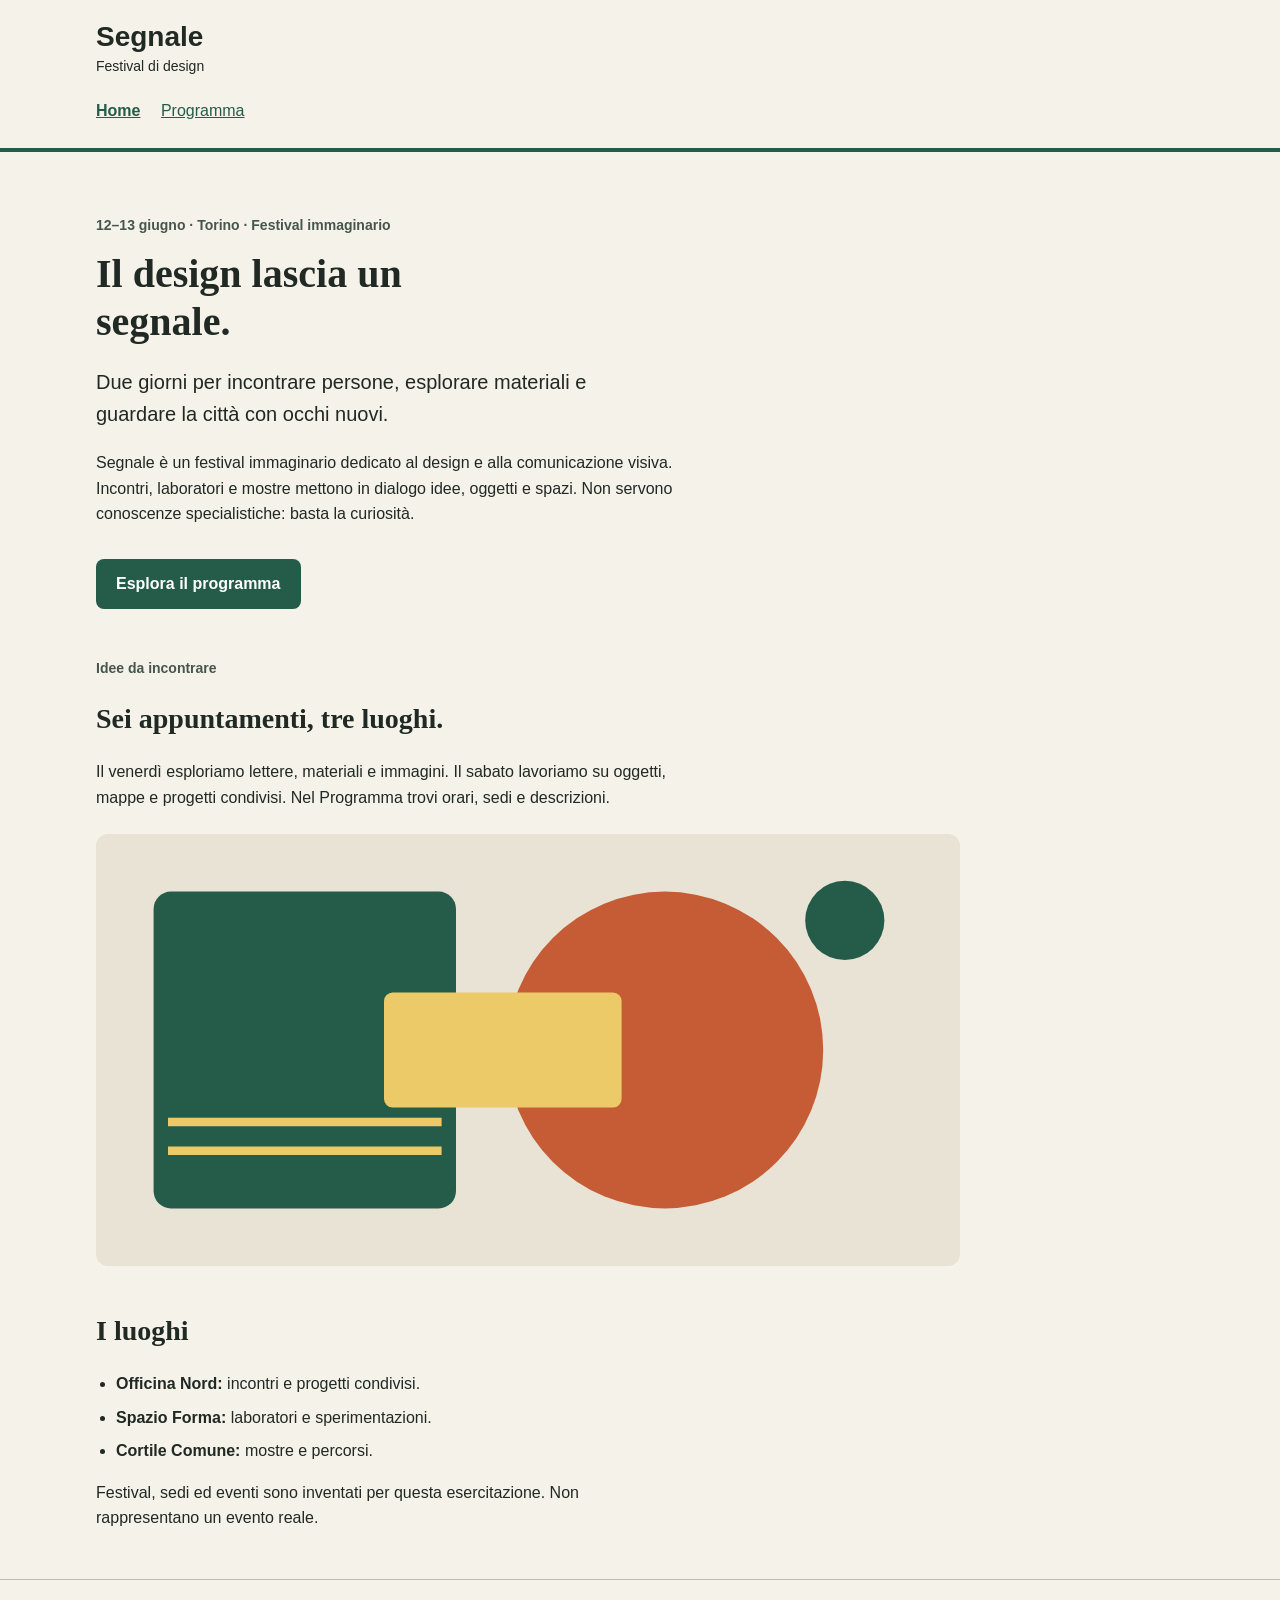
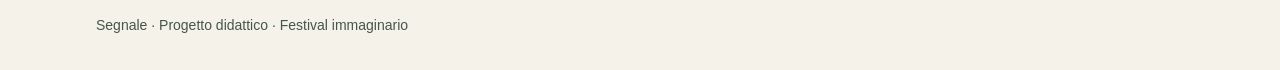
<file: index.html>
<!doctype html>
<html lang="it">
<head>
  <meta charset="utf-8">
  <meta name="viewport" content="width=device-width, initial-scale=1">
  <title>Segnale — Festival di design</title>
  <link rel="stylesheet" href="style.css">
</head>
<body>
  <a class="skip-link" href="#contenuto">Vai al contenuto</a>
  <header class="site-header">
    <div class="container">
      <a class="brand" href="index.html">Segnale<span>Festival di design</span></a>
      <nav aria-label="Navigazione principale">
        <a href="index.html" aria-current="page">Home</a>
        <!-- Da completare: collegare questa voce alla pagina Programma. -->
       <a href="programma.html">Programma</a>
      </nav>
    </div>
  </header>

  <main id="contenuto" class="container">
    <section class="intro" aria-labelledby="titolo-home">
      <p class="eyebrow">12–13 giugno · Torino · Festival immaginario</p>
      <h1 id="titolo-home">Il design lascia un segnale.</h1>
      <p class="lead">Due giorni per incontrare persone, esplorare materiali e guardare la città con occhi nuovi.</p>
      <p class="reading-text">Segnale è un festival immaginario dedicato al design e alla comunicazione visiva. Incontri, laboratori e mostre mettono in dialogo idee, oggetti e spazi. Non servono conoscenze specialistiche: basta la curiosità.</p>
      <!-- Da completare: anche questo collegamento deve aprire il Programma. -->
     <a class="button-link" href="programma.html">Esplora il programma</a>
    </section>

    <section class="content-section" aria-labelledby="titolo-festival">
      <p class="eyebrow">Idee da incontrare</p>
      <h2 id="titolo-festival">Sei appuntamenti, tre luoghi.</h2>
      <p class="reading-text">Il venerdì esploriamo lettere, materiali e immagini. Il sabato lavoriamo su oggetti, mappe e progetti condivisi. Nel Programma trovi orari, sedi e descrizioni.</p>
      <img class="festival-image" src="assets/festival.svg" alt="Composizione geometrica di cerchi e rettangoli nei colori del festival" width="1200" height="600">
    </section>

    <section class="content-section" aria-labelledby="titolo-luoghi">
      <h2 id="titolo-luoghi">I luoghi</h2>
      <ul class="venues">
        <li><strong>Officina Nord:</strong> incontri e progetti condivisi.</li>
        <li><strong>Spazio Forma:</strong> laboratori e sperimentazioni.</li>
        <li><strong>Cortile Comune:</strong> mostre e percorsi.</li>
      </ul>
      <p class="reading-text">Festival, sedi ed eventi sono inventati per questa esercitazione. Non rappresentano un evento reale.</p>
    </section>
  </main>

  <footer class="site-footer"><div class="container"><p>Segnale · Progetto didattico · Festival immaginario</p></div></footer>
</body>
</html>
</file>
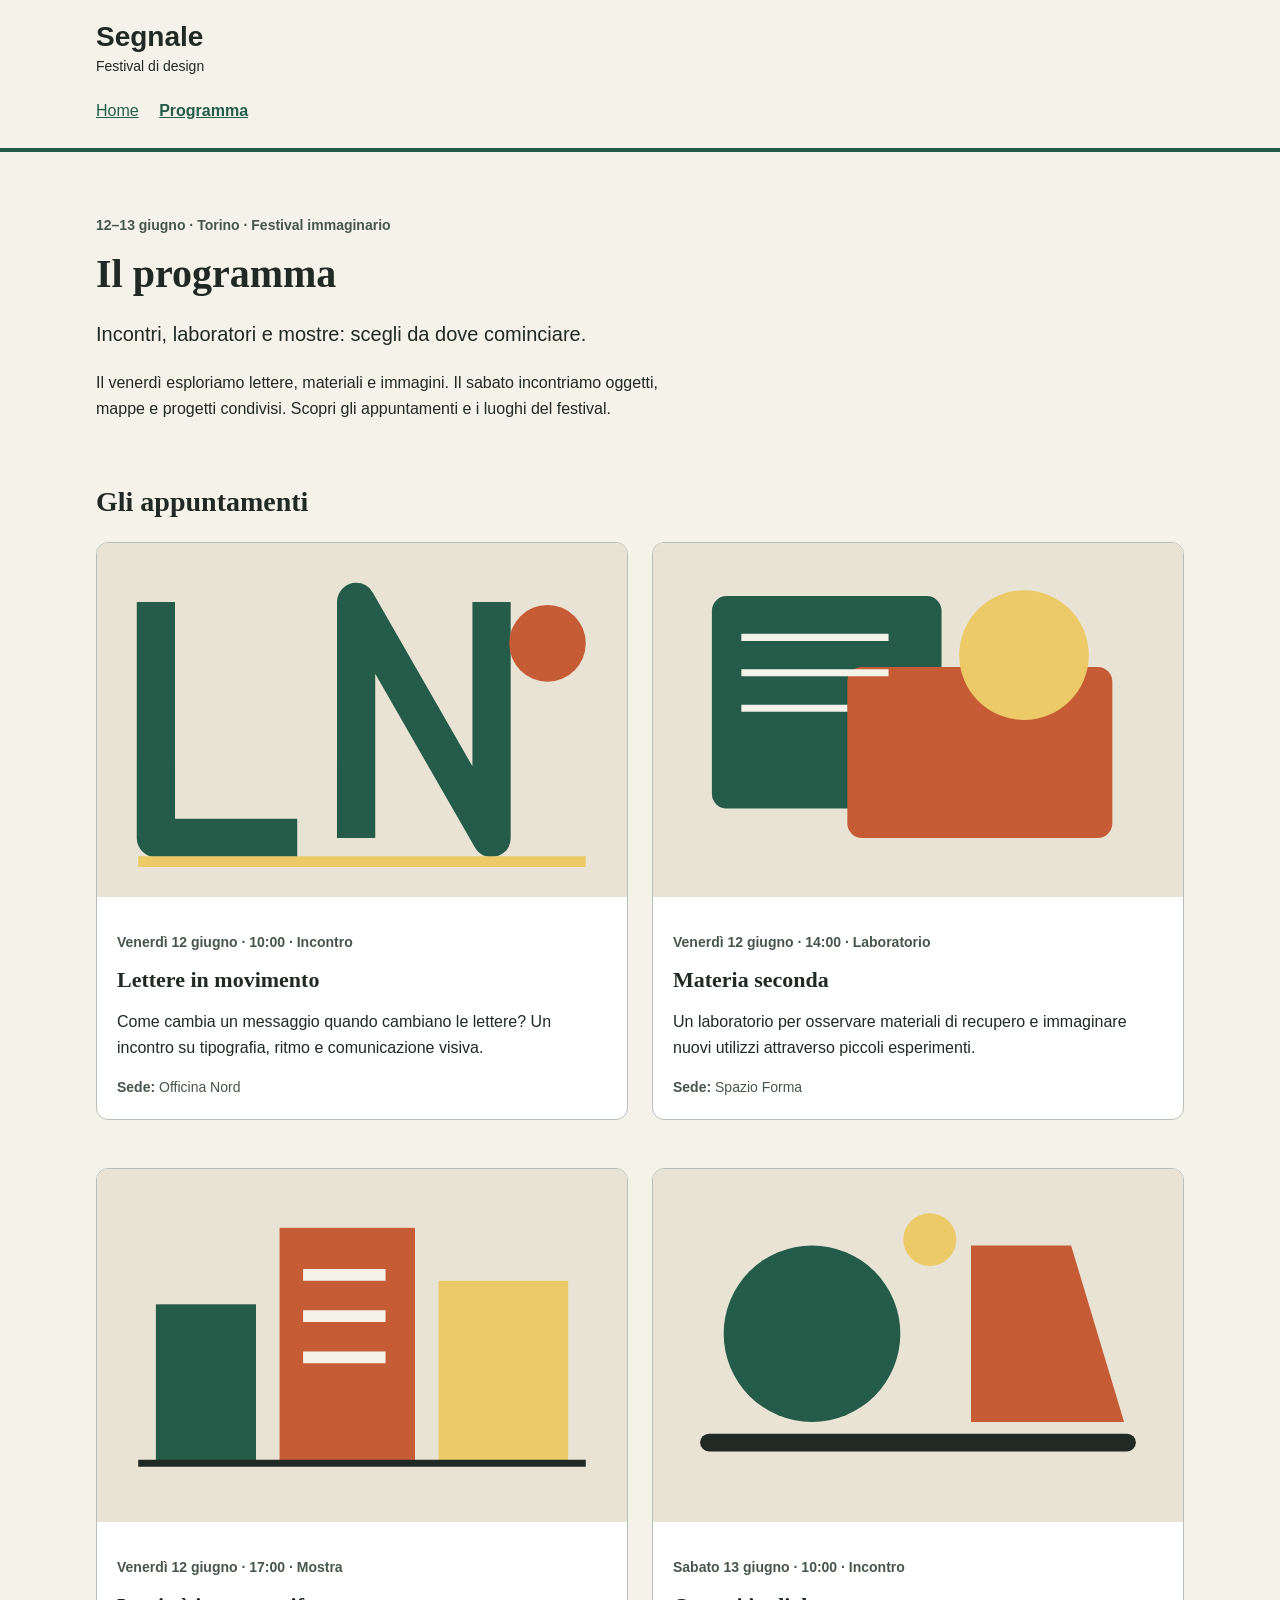
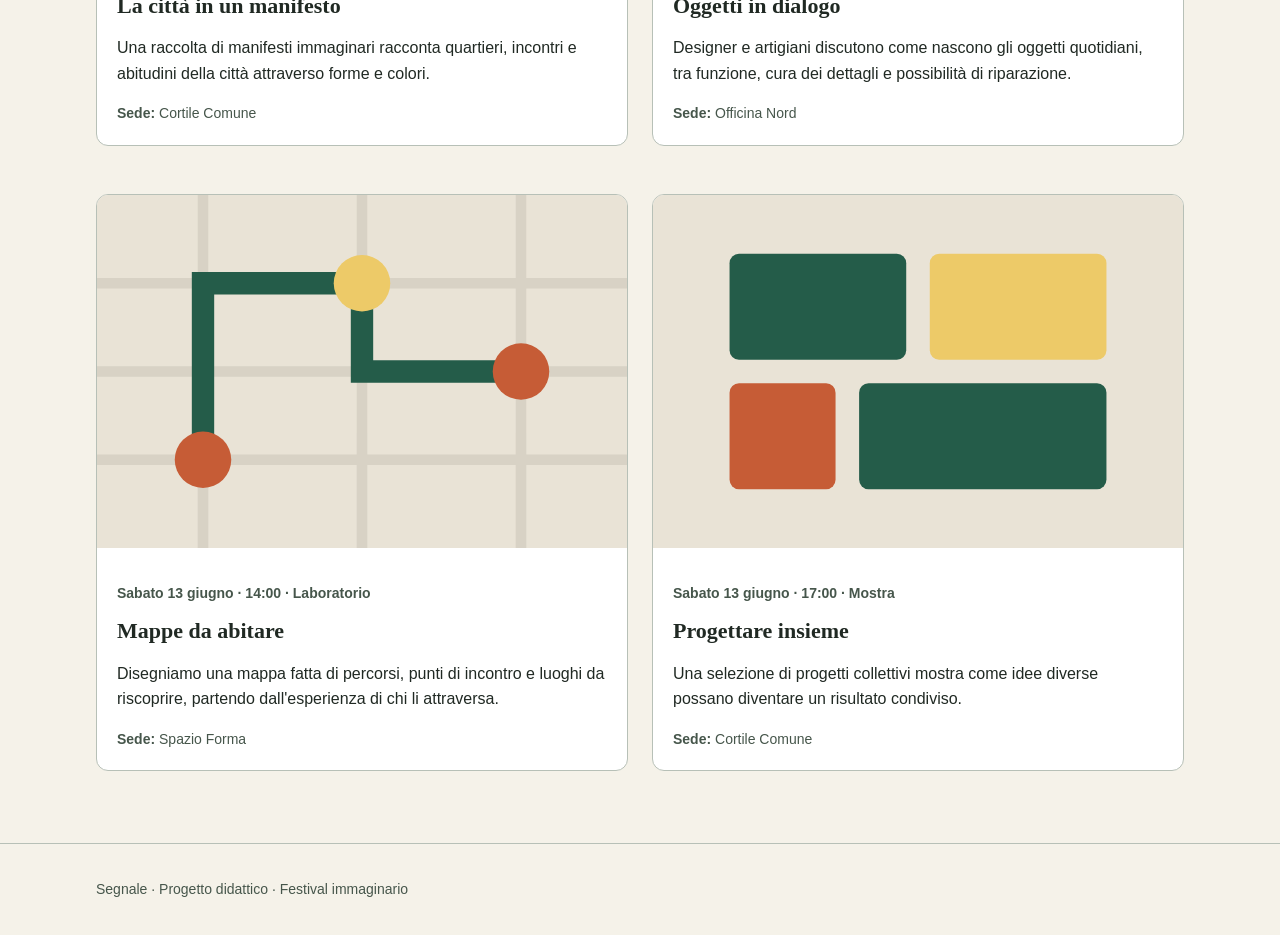
<file: programma.html>
<!doctype html>
<html lang="it">
<head>
  <meta charset="utf-8">
  <meta name="viewport" content="width=device-width, initial-scale=1">
  <title>Programma — Segnale</title>
  <link rel="stylesheet" href="style.css">
</head>
<body>
  <a class="skip-link" href="#contenuto">Vai al contenuto</a>
  <header class="site-header">
    <div class="container">
      <a class="brand" href="index.html">Segnale<span>Festival di design</span></a>
      <nav aria-label="Navigazione principale">
        <!-- Da completare: collegare questa voce alla Home. -->
        <a href="index.html">Home</a>
        <a href="programma.html" aria-current="page">Programma</a>
      </nav>
    </div>
  </header>

  <main id="contenuto" class="container">
    <section class="intro" aria-labelledby="titolo-programma">
      <p class="eyebrow">12–13 giugno · Torino · Festival immaginario</p>
      <h1 id="titolo-programma">Il programma</h1>
      <p class="lead">Incontri, laboratori e mostre: scegli da dove cominciare.</p>
      <p class="reading-text">Il venerdì esploriamo lettere, materiali e immagini. Il sabato incontriamo oggetti, mappe e progetti condivisi. Scopri gli appuntamenti e i luoghi del festival.</p>
    </section>

    <section class="content-section" aria-labelledby="titolo-eventi">
      <h2 id="titolo-eventi">Gli appuntamenti</h2>
      <div class="event-grid">
        <article class="event-card">
          <img src="assets/lettere-in-movimento.svg" alt="Lettere geometriche disposte su una griglia" width="900" height="600">
          <div class="event-body">
            <p class="event-meta">Venerdì 12 giugno · 10:00 · Incontro</p>
            <h3>Lettere in movimento</h3>
            <p>Come cambia un messaggio quando cambiano le lettere? Un incontro su tipografia, ritmo e comunicazione visiva.</p>
            <p class="event-place"><strong>Sede:</strong> Officina Nord</p>
          </div>
        </article>
        <article class="event-card">
          <img src="assets/materia-seconda.svg" alt="Forme sovrapposte che richiamano campioni di materiali" width="900" height="600">
          <div class="event-body">
            <p class="event-meta">Venerdì 12 giugno · 14:00 · Laboratorio</p>
            <h3>Materia seconda</h3>
            <p>Un laboratorio per osservare materiali di recupero e immaginare nuovi utilizzi attraverso piccoli esperimenti.</p>
            <p class="event-place"><strong>Sede:</strong> Spazio Forma</p>
          </div>
        </article>
       <article class="event-card">
          <img src="assets/citta-manifesto.svg" alt="Rettangoli colorati compongono una città astratta." width="900" height="600">
          <div class="event-body">
            <p class="event-meta">Venerdì 12 giugno · 17:00 · Mostra</p>
            <h3>La città in un manifesto</h3>
            <p>Una raccolta di manifesti immaginari racconta quartieri, incontri e abitudini della città attraverso forme e colori.</p>
            <p class="event-place"><strong>Sede:</strong> Cortile Comune</p>
          </div>
        </article>

        <article class="event-card">
          <img src="assets/oggetti-dialogo.svg" alt="Due forme geometriche si fronteggiano sopra una linea comune." width="900" height="600">
          <div class="event-body">
            <p class="event-meta">Sabato 13 giugno · 10:00 · Incontro</p>
            <h3>Oggetti in dialogo</h3>
            <p>Designer e artigiani discutono come nascono gli oggetti quotidiani, tra funzione, cura dei dettagli e possibilità di riparazione.</p>
            <p class="event-place"><strong>Sede:</strong> Officina Nord</p>
          </div>
        </article>

        <article class="event-card">
          <img src="assets/mappe-abitare.svg" alt="Un percorso collega tre punti su una mappa geometrica." width="900" height="600">
          <div class="event-body">
            <p class="event-meta">Sabato 13 giugno · 14:00 · Laboratorio</p>
            <h3>Mappe da abitare</h3>
            <p>Disegniamo una mappa fatta di percorsi, punti di incontro e luoghi da riscoprire, partendo dall'esperienza di chi li attraversa.</p>
            <p class="event-place"><strong>Sede:</strong> Spazio Forma</p>
          </div>
        </article>

        <article class="event-card">
          <img src="assets/progettare-insieme.svg" alt="Moduli di colori diversi si incastrano in una composizione comune." width="900" height="600">
          <div class="event-body">
            <p class="event-meta">Sabato 13 giugno · 17:00 · Mostra</p>
            <h3>Progettare insieme</h3>
            <p>Una selezione di progetti collettivi mostra come idee diverse possano diventare un risultato condiviso.</p>
            <p class="event-place"><strong>Sede:</strong> Cortile Comune</p>
          </div>
        </article>
      </div>
    </section>
  </main>

  <footer class="site-footer"><div class="container"><p>Segnale · Progetto didattico · Festival immaginario</p></div></footer>
</body>
</html>
</file>
<file: style.css>
/* Stile iniziale: tipografia, colori e variabili CSS sono già predisposti.
   Lavoreremo su collegamenti, CSS condiviso e disposizione delle schede. */

/* Scelte comuni: ogni regola usa var() per richiamarne il valore. */
:root {
  --colore-primario: #245c49;
  --colore-primario-scuro: #173f32;
  --colore-sfondo: #f5f2e9;
  --colore-testo: #202923;
  --font-testo: Arial, Helvetica, sans-serif;
  --font-titoli: Georgia, "Times New Roman", serif;
}

* {
  box-sizing: border-box;
}

body {
  margin: 0;
  background: var(--colore-sfondo);
  color: var(--colore-testo);
  font-family: var(--font-testo);
  font-size: 1rem;
  line-height: 1.6;
}

a {
  color: var(--colore-primario);
}

a:hover {
  text-decoration-thickness: 3px;
}

a:focus-visible {
  outline: 3px solid var(--colore-testo);
  outline-offset: 4px;
}

.container {
  width: 92%;
  max-width: 68rem;
  margin: 0 auto;
}

.site-header {
  padding: 1.25rem 0;
  border-bottom: 4px solid var(--colore-primario);
}

.brand {
  display: inline-block;
  color: var(--colore-testo);
  font-size: 1.75rem;
  font-weight: bold;
  line-height: 1.2;
  text-decoration: none;
}

.brand span {
  display: block;
  margin-top: 0.25rem;
  font-size: 0.875rem;
  font-weight: normal;
}

nav {
  margin-top: 1rem;
}

nav a {
  display: inline-block;
  margin-right: 1rem;
  padding: 0.25rem 0;
}

nav a[aria-current="page"] {
  font-weight: bold;
}

.intro {
  padding: 3rem 0 1rem;
}

.eyebrow,
.event-meta {
  color: #46564b;
  font-size: 0.875rem;
  font-weight: bold;
}

h1,
h2,
h3 {
  font-family: var(--font-titoli);
  line-height: 1.2;
}

h1 {
  max-width: 18ch;
  margin: 0.75rem 0 1.25rem;
  font-size: 2.5rem;
}

h2 {
  font-size: 1.75rem;
}

h3 {
  margin: 0.5rem 0 0.75rem;
  font-size: 1.375rem;
}

.lead {
  max-width: 48ch;
  font-size: 1.25rem;
}

.reading-text {
  max-width: 65ch;
}

.button-link {
  display: inline-block;
  margin-top: 1rem;
  padding: 0.75rem 1.25rem;
  border-radius: 0.5rem;
  background: var(--colore-primario);
  color: #ffffff;
  font-weight: bold;
  text-decoration: none;
}

.button-link:hover {
  background: var(--colore-primario-scuro);
}

.content-section {
  margin: 2rem 0 3rem;
}

.festival-image {
  display: block;
  width: 100%;
  max-width: 54rem;
  height: auto;
  margin-top: 1.5rem;
  border-radius: 0.75rem;
}

.venues {
  padding-left: 1.25rem;
}

.venues li {
  margin-bottom: 0.5rem;
}

.event-grid {
  display: grid;
  grid-template-columns: 1fr;
  gap: 1.5rem;
}

.event-card {
  margin-bottom: 1.5rem;
  overflow: hidden;
  border: 1px solid #b7c0b7;
  border-radius: 0.75rem;
  background: #ffffff;
}

.event-card img {
  display: block;
  width: 100%;
  height: auto;
}

.event-body {
  padding: 1.25rem;
}

.event-body p:last-child {
  margin-bottom: 0;
}

.event-place {
  color: #46564b;
  font-size: 0.875rem;
}

.site-footer {
  padding: 1.25rem 0;
  border-top: 1px solid #b7c0b7;
  color: #46564b;
  font-size: 0.875rem;
}

.skip-link {
  position: absolute;
  top: -6rem;
  left: 1rem;
  padding: 0.75rem 1rem;
  background: #ffffff;
  color: var(--colore-testo);
}

.skip-link:focus {
  top: 1rem;
}

@media (min-width: 600px) {
  .event-grid {
    grid-template-columns: repeat(2, 1fr);
  }
}
</file>
